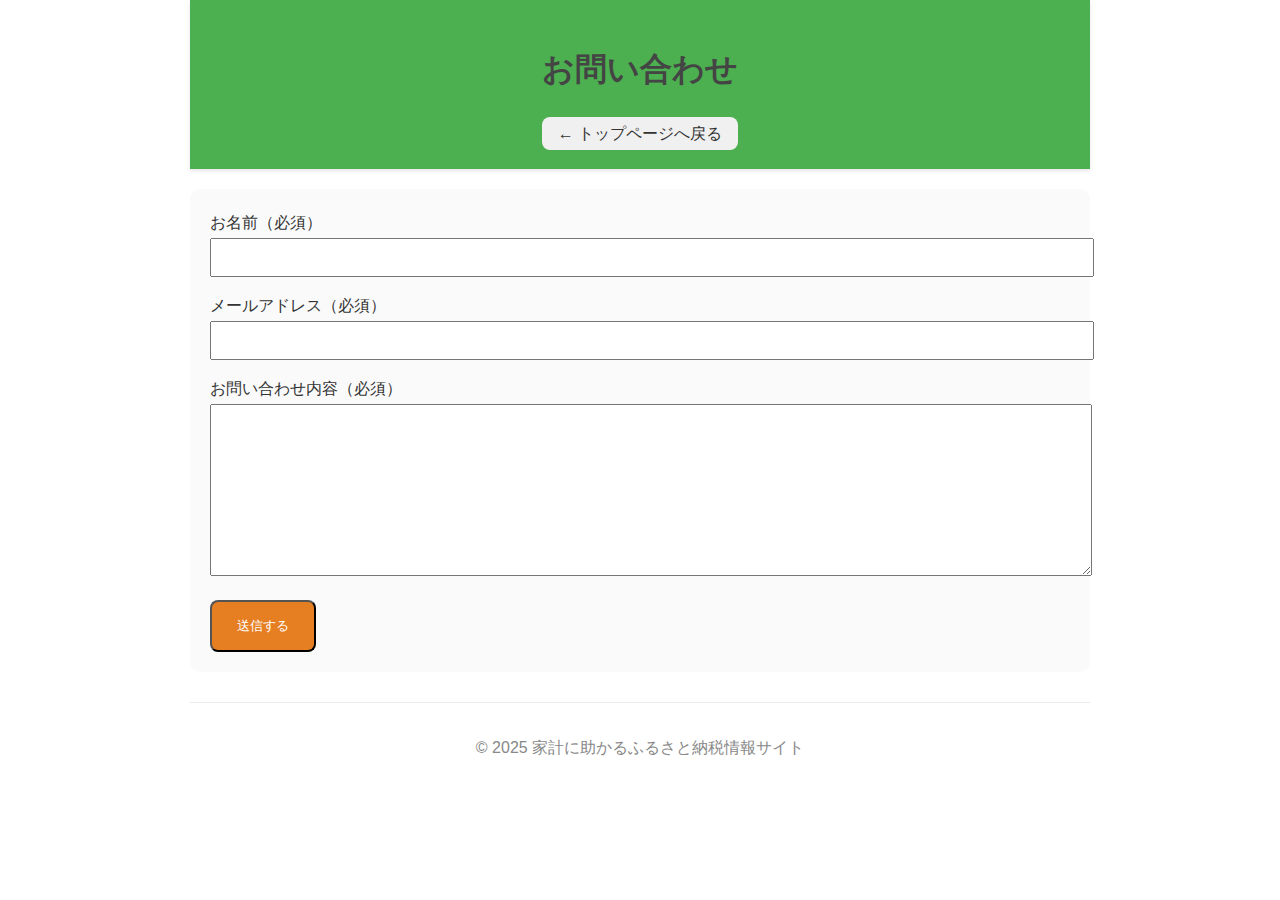
<file: contact.html>
<!DOCTYPE html>
<html lang="ja">
<head>
    <meta charset="UTF-8">
    <meta name="viewport" content="width=device-width, initial-scale=1.0">
    <title>お問い合わせ</title>
    <link rel="stylesheet" href="style.css">
</head>
<body>
    <header>
        <h1>お問い合わせ</h1>
        <nav>
            <a href="index.html">← トップページへ戻る</a>
        </nav>
    </header>
    <main>
        <section>
            <form action="https://formspree.io/f/xwplebjg" method="POST">
                <label for="name">お名前（必須）</label><br>
                <input type="text" id="name" name="name" required style="width:100%;padding:10px;margin-bottom:15px;"><br>

                <label for="email">メールアドレス（必須）</label><br>
                <input type="email" id="email" name="email" required style="width:100%;padding:10px;margin-bottom:15px;"><br>

                <label for="message">お問い合わせ内容（必須）</label><br>
                <textarea id="message" name="message" required style="width:100%;height:150px;padding:10px;margin-bottom:15px;"></textarea><br>

                <button type="submit" class="cta-btn">送信する</button>
            </form>
        </section>
    </main>
    <footer>
        <p>&copy; 2025 家計に助かるふるさと納税情報サイト</p>
    </footer>
</body>
</html>
</file>
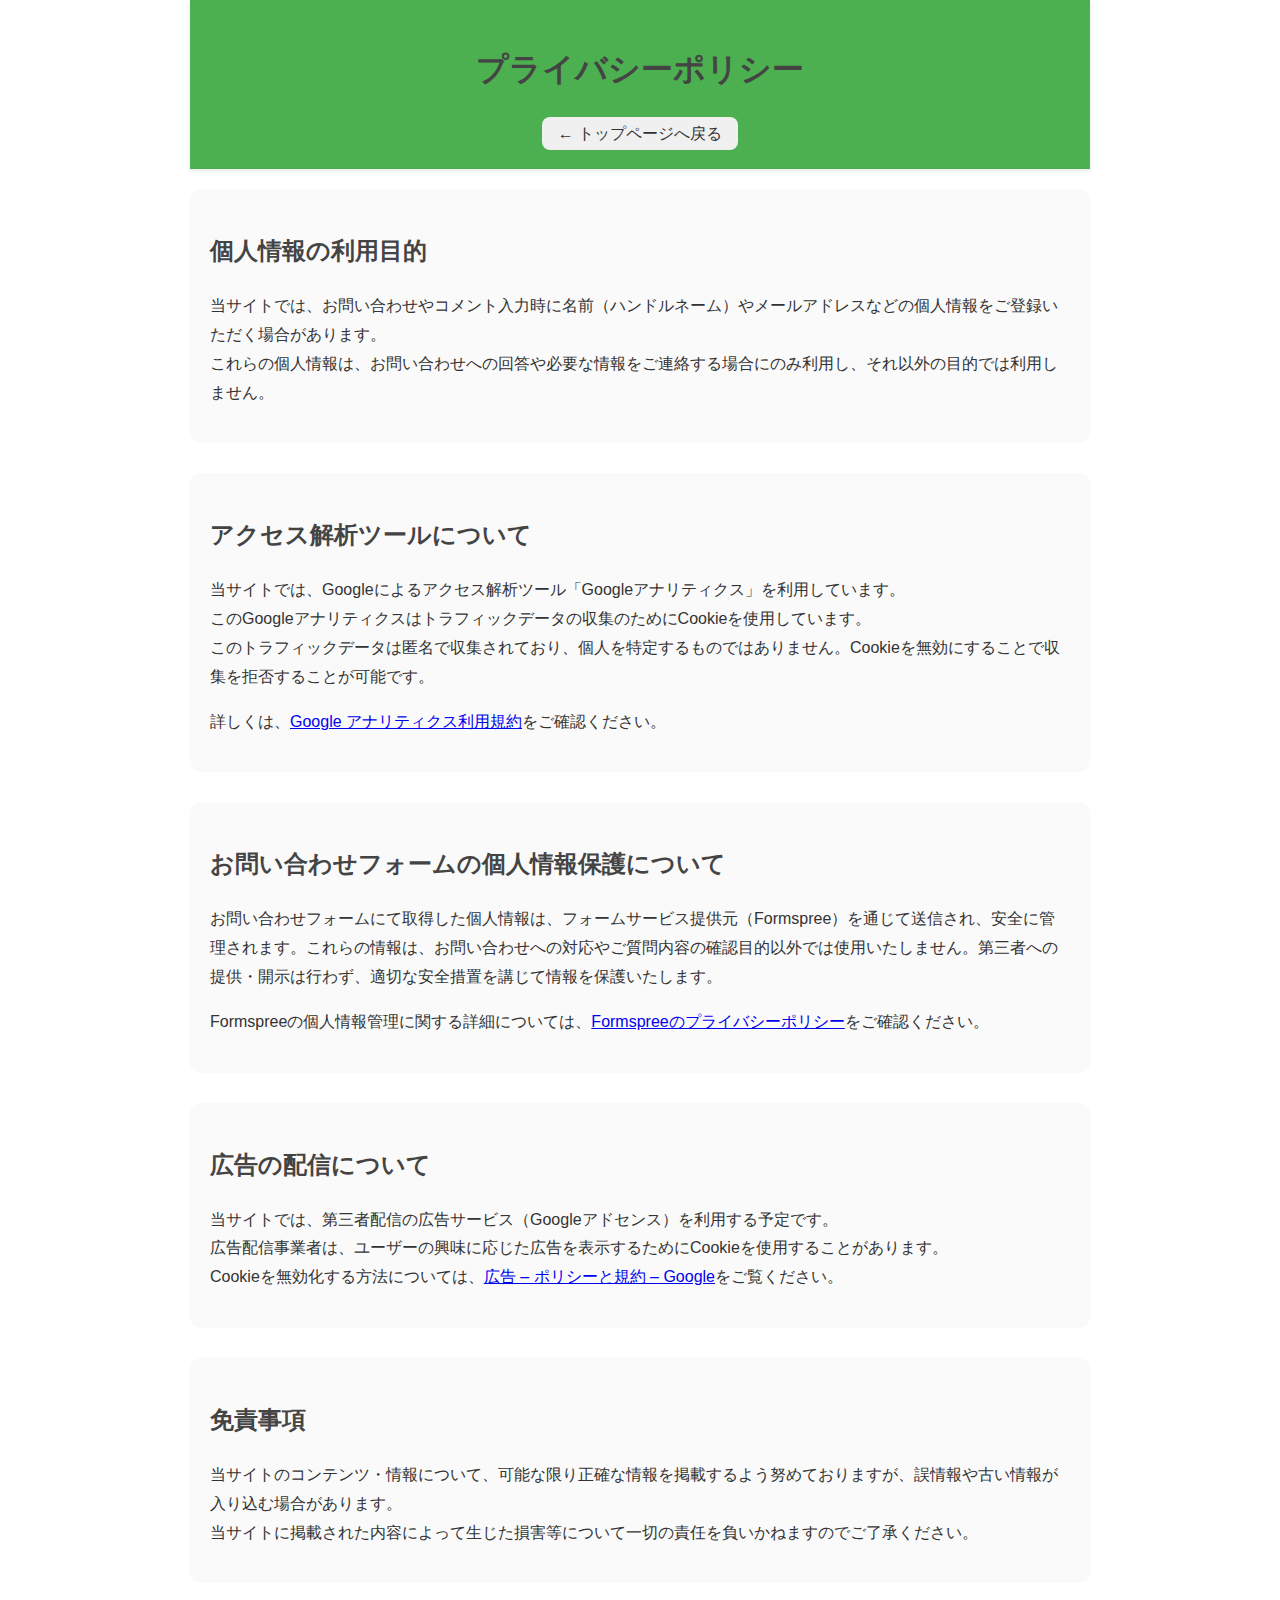
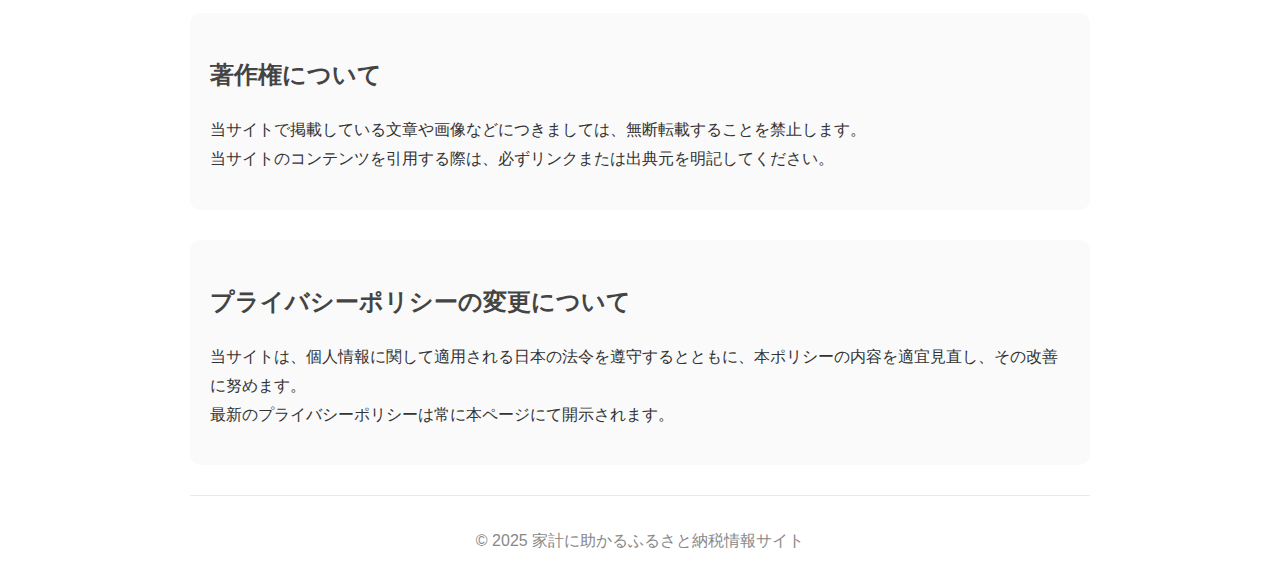
<file: privacy.html>
<!DOCTYPE html>
<html lang="ja">
<head>
    <meta charset="UTF-8">
    <meta name="viewport" content="width=device-width, initial-scale=1.0">
    <title>プライバシーポリシー</title>
    <link rel="stylesheet" href="style.css">
</head>
<body>
    <header>
        <h1>プライバシーポリシー</h1>
        <nav>
            <a href="index.html">← トップページへ戻る</a>
        </nav>
    </header>
    <main>
        <section>
            <h2>個人情報の利用目的</h2>
            <p>
              当サイトでは、お問い合わせやコメント入力時に名前（ハンドルネーム）やメールアドレスなどの個人情報をご登録いただく場合があります。<br>
              これらの個人情報は、お問い合わせへの回答や必要な情報をご連絡する場合にのみ利用し、それ以外の目的では利用しません。
            </p>
        </section>

        <section>
            <h2>アクセス解析ツールについて</h2>
            <p>
              当サイトでは、Googleによるアクセス解析ツール「Googleアナリティクス」を利用しています。<br>
              このGoogleアナリティクスはトラフィックデータの収集のためにCookieを使用しています。<br>
              このトラフィックデータは匿名で収集されており、個人を特定するものではありません。Cookieを無効にすることで収集を拒否することが可能です。
            </p>
            <p>
              詳しくは、<a href="https://marketingplatform.google.com/about/analytics/terms/jp/">Google アナリティクス利用規約</a>をご確認ください。
            </p>
        </section>

        <section>
            <h2>お問い合わせフォームの個人情報保護について</h2>
            <p>
              お問い合わせフォームにて取得した個人情報は、フォームサービス提供元（Formspree）を通じて送信され、安全に管理されます。これらの情報は、お問い合わせへの対応やご質問内容の確認目的以外では使用いたしません。第三者への提供・開示は行わず、適切な安全措置を講じて情報を保護いたします。
            </p>
            <p>
              Formspreeの個人情報管理に関する詳細については、<a href="https://formspree.io/legal/privacy-policy" target="_blank" rel="noopener">Formspreeのプライバシーポリシー</a>をご確認ください。
            </p>
        </section>

        <section>
            <h2>広告の配信について</h2>
            <p>
              当サイトでは、第三者配信の広告サービス（Googleアドセンス）を利用する予定です。<br>
              広告配信事業者は、ユーザーの興味に応じた広告を表示するためにCookieを使用することがあります。<br>
              Cookieを無効化する方法については、<a href="https://policies.google.com/technologies/ads?hl=ja">広告 – ポリシーと規約 – Google</a>をご覧ください。
            </p>
        </section>

        <section>
            <h2>免責事項</h2>
            <p>
              当サイトのコンテンツ・情報について、可能な限り正確な情報を掲載するよう努めておりますが、誤情報や古い情報が入り込む場合があります。<br>
              当サイトに掲載された内容によって生じた損害等について一切の責任を負いかねますのでご了承ください。
            </p>
        </section>

        <section>
            <h2>著作権について</h2>
            <p>
              当サイトで掲載している文章や画像などにつきましては、無断転載することを禁止します。<br>
              当サイトのコンテンツを引用する際は、必ずリンクまたは出典元を明記してください。
            </p>
        </section>

        <section>
            <h2>プライバシーポリシーの変更について</h2>
            <p>
              当サイトは、個人情報に関して適用される日本の法令を遵守するとともに、本ポリシーの内容を適宜見直し、その改善に努めます。<br>
              最新のプライバシーポリシーは常に本ページにて開示されます。
            </p>
        </section>
    </main>

    <footer>
        <p>&copy; 2025 家計に助かるふるさと納税情報サイト</p>
    </footer>
</body>
</html>
</file>
<file: style.css>
body {
    font-family: 'Arial', 'Helvetica Neue', Helvetica, sans-serif;
    color: #333;
    line-height: 1.8;
    max-width: 900px;
    margin: auto;
}

header {
    background-color: #4CAF50;
    padding: 20px;
    text-align: center;
    box-shadow: 0 2px 4px rgba(0,0,0,0.1);
    margin-bottom: 20px;
}

header nav {
    margin-top: 10px;
    text-align: center;
}

header nav a {
    color: #333;
    text-decoration: none;
    padding: 8px 16px;
    border-radius: 8px;
    background-color: #f0f0f0;
    transition: background-color 0.3s;
}

header nav a:hover {
    background-color: #ddd;
}

h1, h2 {
    color: #444;
}

nav ul {
    display: flex;
    flex-wrap: wrap;
    justify-content: center;
    list-style: none;
    padding: 0;
    margin: 20px 0;
    background-color: #fff;
    box-shadow: 0 2px 4px rgba(0,0,0,0.1);
    border-radius: 8px;
}

nav ul li a {
    padding: 10px 15px;
    color: #333;
    text-decoration: none;
    transition: background-color 0.3s ease;
}

nav ul li a:hover {
    background-color: #ffdead;
    border-radius: 8px;
}

section {
    margin-bottom: 30px;
    padding: 20px;
    background-color: #fafafa;
    border-radius: 10px;
}

.cta-btn {
    display: inline-block;
    padding: 15px 25px;
    background-color: #e67e22;
    color: white;
    text-decoration: none;
    border-radius: 8px;
    transition: background-color 0.3s;
}

.cta-btn:hover {
    background-color: #d35400;
}

footer {
    text-align: center;
    padding: 15px;
    color: #888;
    border-top: 1px solid #eaeaea;
}

details {
    padding: 10px;
    background-color: #fafafa;
    border-radius: 8px;
}

nav {
    transition: background-color 0.3s, box-shadow 0.3s;
}

nav.scrolled {
    background-color: #fff;
    box-shadow: 0 2px 5px rgba(0,0,0,0.2);
}

nav[aria-label="メインメニュー"] {
    background-color: #f5f5f5; 
}

@media (max-width: 768px) {
    nav ul {
        flex-direction: column;
        align-items: center;
    }

    nav ul li {
        width: 100%;
        text-align: center;
    }

    nav ul li a {
        display: block;
        width: 100%;
    }
}
</file>
